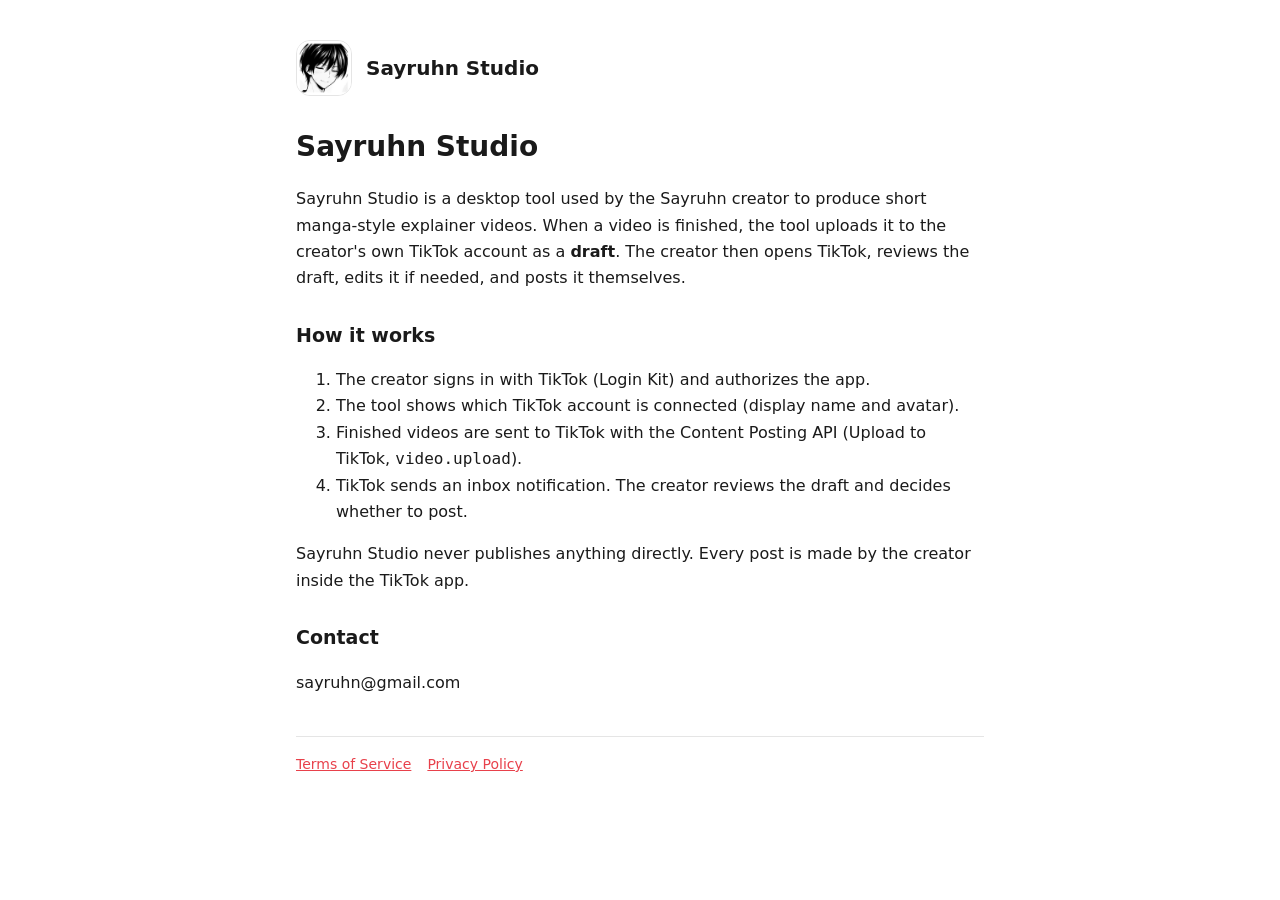
<file: index.html>
<!doctype html><html lang="en"><head><meta charset="utf-8"><meta name="viewport" content="width=device-width,initial-scale=1">
<title>Sayruhn Studio</title><link rel="icon" href="icon-1024.png"><link rel="stylesheet" href="style.css"></head><body><main>
<header><img src="icon-1024.png" alt=""><a href="./">Sayruhn Studio</a></header>
<h1>Sayruhn Studio</h1>
<p>Sayruhn Studio is a desktop tool used by the Sayruhn creator to produce short manga-style explainer videos. When a video is finished, the tool uploads it to the creator's own TikTok account as a <strong>draft</strong>. The creator then opens TikTok, reviews the draft, edits it if needed, and posts it themselves.</p>
<h2>How it works</h2>
<ol>
<li>The creator signs in with TikTok (Login Kit) and authorizes the app.</li>
<li>The tool shows which TikTok account is connected (display name and avatar).</li>
<li>Finished videos are sent to TikTok with the Content Posting API (Upload to TikTok, <code>video.upload</code>).</li>
<li>TikTok sends an inbox notification. The creator reviews the draft and decides whether to post.</li>
</ol>
<p>Sayruhn Studio never publishes anything directly. Every post is made by the creator inside the TikTok app.</p>
<h2>Contact</h2><p>sayruhn@gmail.com</p>
<nav><a href="terms.html">Terms of Service</a><a href="privacy.html">Privacy Policy</a></nav>
</main></body></html>
</file>
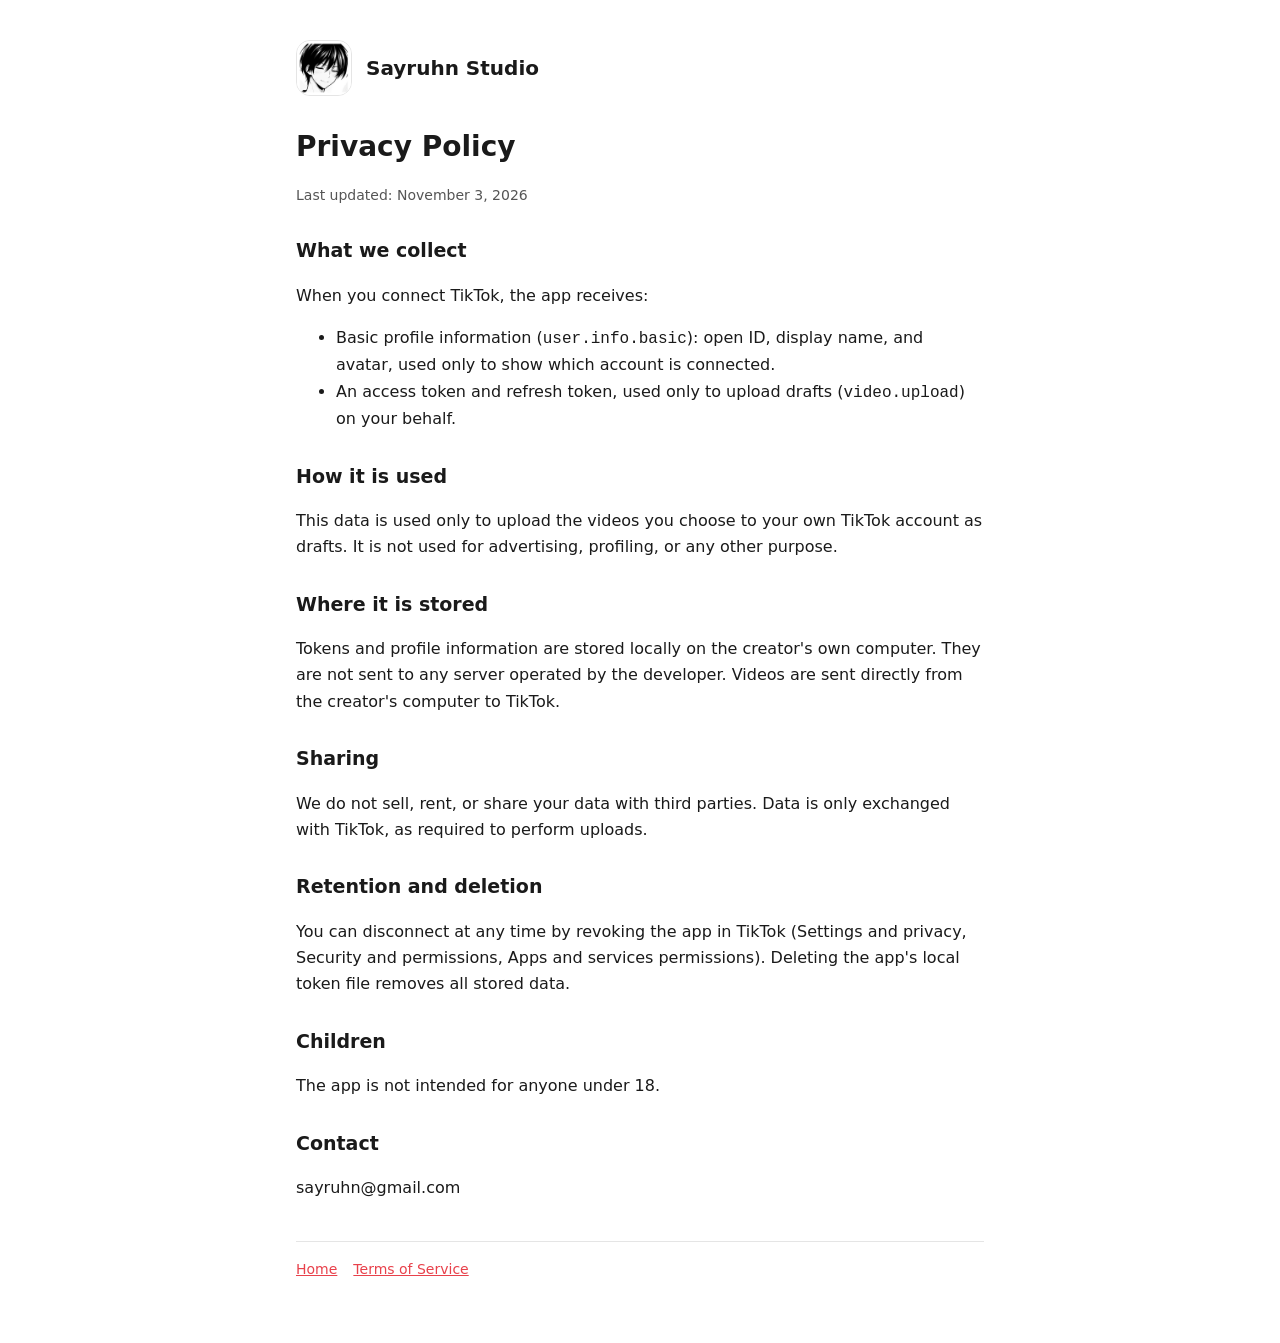
<file: privacy.html>
<!doctype html><html lang="en"><head><meta charset="utf-8"><meta name="viewport" content="width=device-width,initial-scale=1">
<title>Privacy Policy</title><link rel="icon" href="icon-1024.png"><link rel="stylesheet" href="style.css"></head><body><main>
<header><img src="icon-1024.png" alt=""><a href="./">Sayruhn Studio</a></header>
<h1>Privacy Policy</h1><p class="muted">Last updated: November 3, 2026</p>
<h2>What we collect</h2><p>When you connect TikTok, the app receives:</p>
<ul><li>Basic profile information (<code>user.info.basic</code>): open ID, display name, and avatar, used only to show which account is connected.</li>
<li>An access token and refresh token, used only to upload drafts (<code>video.upload</code>) on your behalf.</li></ul>
<h2>How it is used</h2><p>This data is used only to upload the videos you choose to your own TikTok account as drafts. It is not used for advertising, profiling, or any other purpose.</p>
<h2>Where it is stored</h2><p>Tokens and profile information are stored locally on the creator's own computer. They are not sent to any server operated by the developer. Videos are sent directly from the creator's computer to TikTok.</p>
<h2>Sharing</h2><p>We do not sell, rent, or share your data with third parties. Data is only exchanged with TikTok, as required to perform uploads.</p>
<h2>Retention and deletion</h2><p>You can disconnect at any time by revoking the app in TikTok (Settings and privacy, Security and permissions, Apps and services permissions). Deleting the app's local token file removes all stored data.</p>
<h2>Children</h2><p>The app is not intended for anyone under 18.</p>
<h2>Contact</h2><p>sayruhn@gmail.com</p>
<nav><a href="./">Home</a><a href="terms.html">Terms of Service</a></nav>
</main></body></html>
</file>
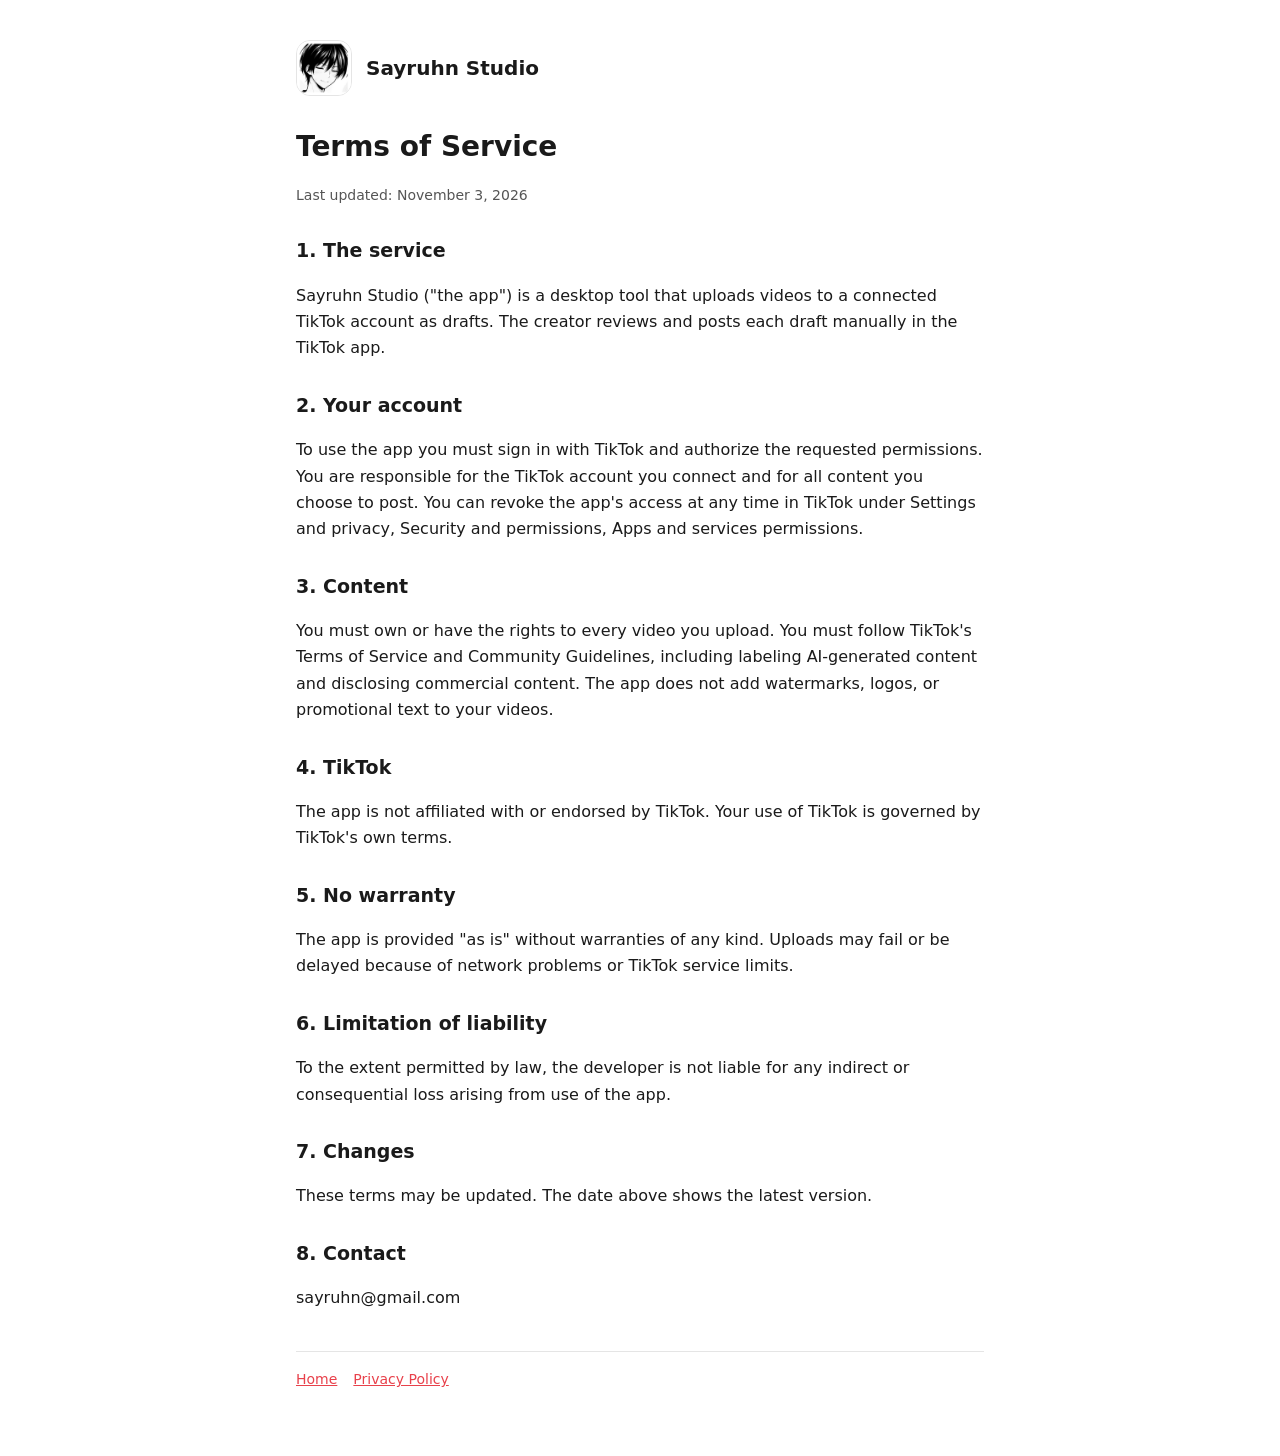
<file: terms.html>
<!doctype html><html lang="en"><head><meta charset="utf-8"><meta name="viewport" content="width=device-width,initial-scale=1">
<title>Terms of Service</title><link rel="icon" href="icon-1024.png"><link rel="stylesheet" href="style.css"></head><body><main>
<header><img src="icon-1024.png" alt=""><a href="./">Sayruhn Studio</a></header>
<h1>Terms of Service</h1><p class="muted">Last updated: November 3, 2026</p>
<h2>1. The service</h2><p>Sayruhn Studio ("the app") is a desktop tool that uploads videos to a connected TikTok account as drafts. The creator reviews and posts each draft manually in the TikTok app.</p>
<h2>2. Your account</h2><p>To use the app you must sign in with TikTok and authorize the requested permissions. You are responsible for the TikTok account you connect and for all content you choose to post. You can revoke the app's access at any time in TikTok under Settings and privacy, Security and permissions, Apps and services permissions.</p>
<h2>3. Content</h2><p>You must own or have the rights to every video you upload. You must follow TikTok's Terms of Service and Community Guidelines, including labeling AI-generated content and disclosing commercial content. The app does not add watermarks, logos, or promotional text to your videos.</p>
<h2>4. TikTok</h2><p>The app is not affiliated with or endorsed by TikTok. Your use of TikTok is governed by TikTok's own terms.</p>
<h2>5. No warranty</h2><p>The app is provided "as is" without warranties of any kind. Uploads may fail or be delayed because of network problems or TikTok service limits.</p>
<h2>6. Limitation of liability</h2><p>To the extent permitted by law, the developer is not liable for any indirect or consequential loss arising from use of the app.</p>
<h2>7. Changes</h2><p>These terms may be updated. The date above shows the latest version.</p>
<h2>8. Contact</h2><p>sayruhn@gmail.com</p>
<nav><a href="./">Home</a><a href="privacy.html">Privacy Policy</a></nav>
</main></body></html>
</file>
<file: style.css>
:root{--bg:#fff;--fg:#1a1a1a;--muted:#555;--line:#e5e5e5;--accent:#e8414b}
@media (prefers-color-scheme:dark){:root{--bg:#111;--fg:#eee;--muted:#aaa;--line:#2a2a2a}}
*{box-sizing:border-box}body{margin:0;background:var(--bg);color:var(--fg);font:16px/1.65 system-ui,-apple-system,"Segoe UI",sans-serif}
main{max-width:720px;margin:0 auto;padding:40px 16px 64px}
header{display:flex;align-items:center;gap:14px;margin-bottom:28px}header img{width:56px;height:56px;border-radius:14px;border:1px solid var(--line)}
header a{color:var(--fg);text-decoration:none;font-weight:700;font-size:20px}
h1{font-size:28px;margin:0 0 6px}h2{font-size:19px;margin:28px 0 6px}p,li{color:var(--fg)}.muted{color:var(--muted);font-size:14px}
nav{margin-top:40px;padding-top:16px;border-top:1px solid var(--line);font-size:14px}nav a{color:var(--accent);margin-right:16px}
</file>
